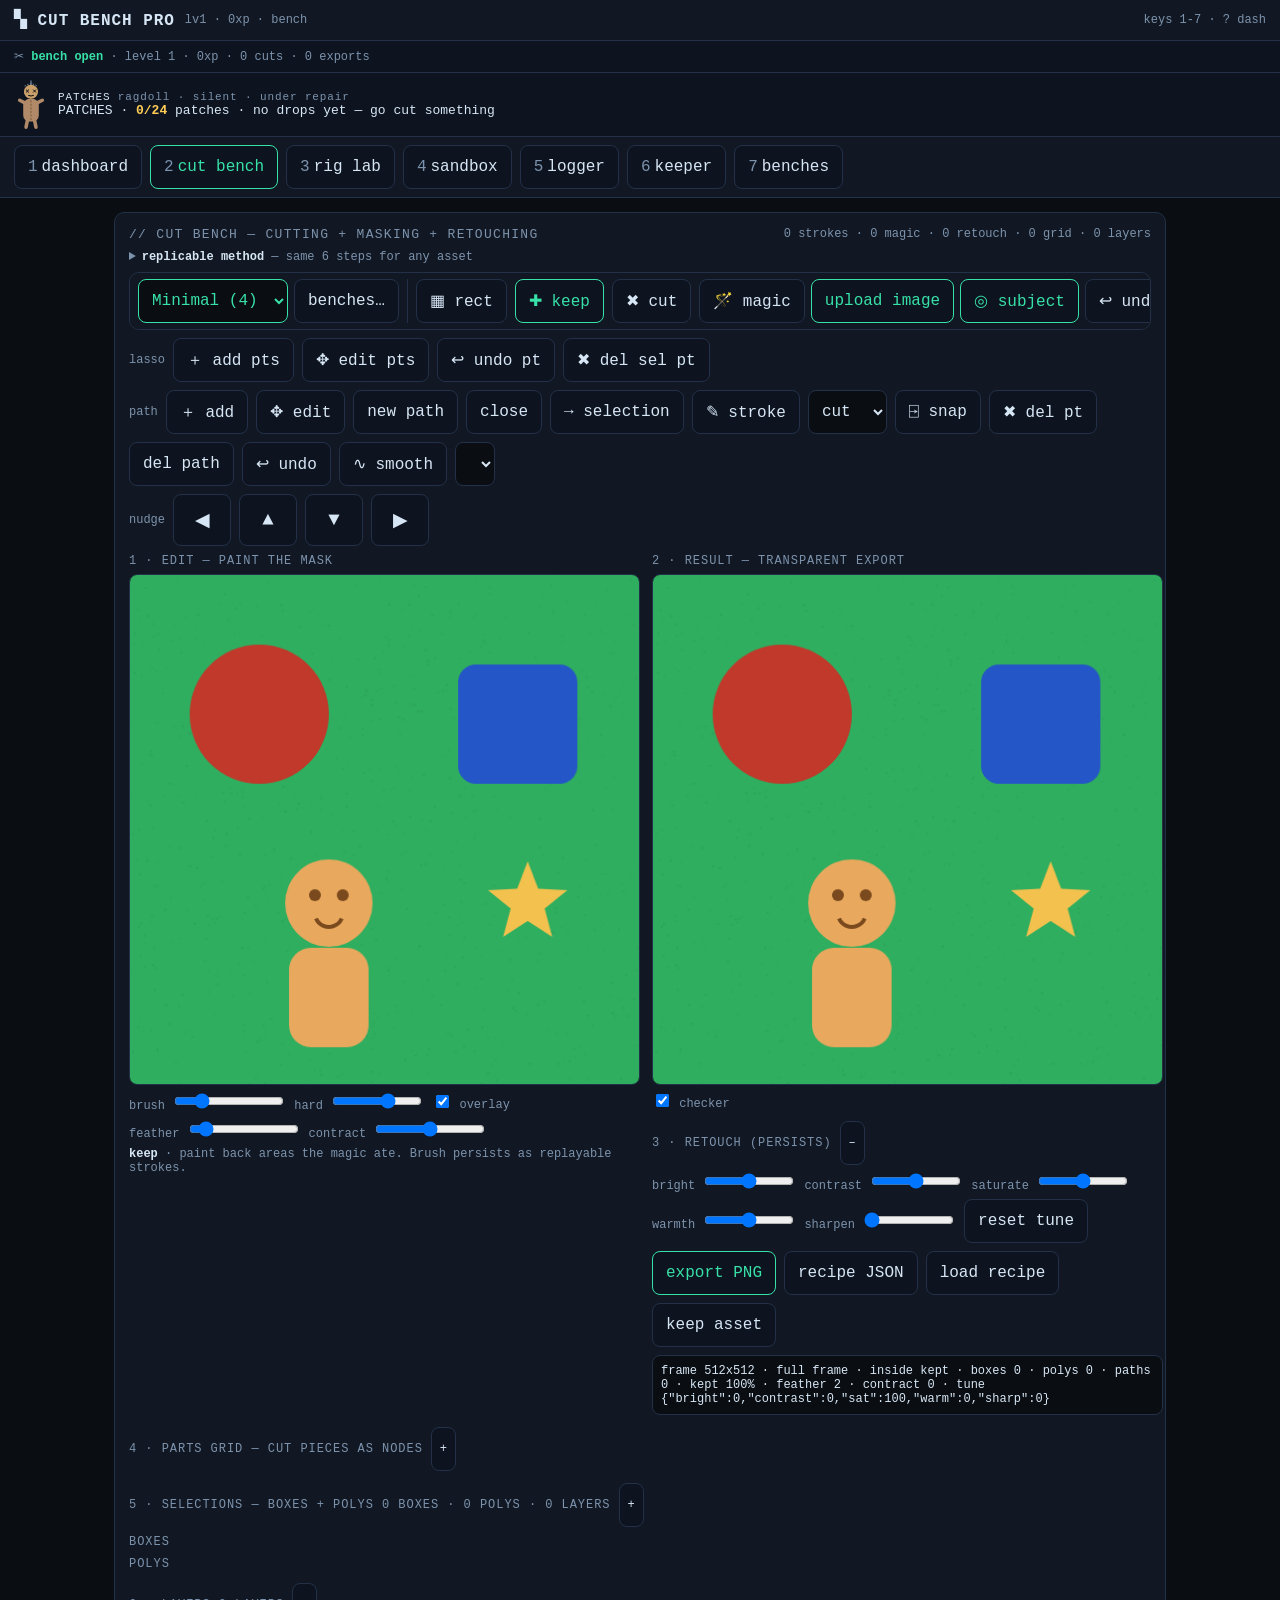
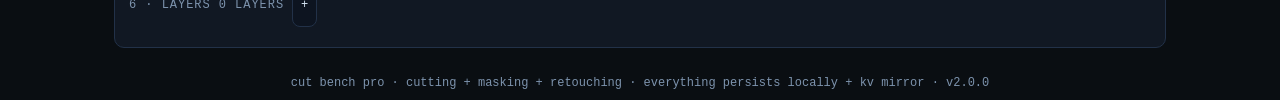
<file: index.html>
<!DOCTYPE html>
<html lang="en">
<head>
<meta charset="utf-8" />
<meta name="viewport" content="width=device-width, initial-scale=1" />
<title>Cut Bench Pro — asset cutting + masking + retouching</title>
<meta name="description" content="Cut out anything: rect crop, lasso, mask brushes, magic color key, heal + clone retouch, feather/contract edge refine. With rig lab, sandbox, keeper, logger." />
<link rel="stylesheet" href="src/gate.css" />
</head>
<body>
<header class="top">
  <span class="brand">▚ CUT BENCH PRO</span>
  <span class="meta" id="brandMetaEl">…</span>
  <span style="flex:1"></span>
  <span class="kv">keys 1-7 · ? dash</span>
</header>
<div id="gateBanner" class="locked">…</div>
<!-- PATCHES mascot bar (silent ragdoll, status + note button) -->
<div id="dollBar" aria-live="polite">
  <svg viewBox="0 0 48 72" width="34" height="51" aria-label="PATCHES the ragdoll" role="img">
    <line x1="24" y1="2" x2="24" y2="10" stroke="#7d93ad" stroke-width="1.6"/>
    <line x1="8" y1="30" x2="16" y2="34" stroke="#b08968" stroke-width="5" stroke-linecap="round"/>
    <line x1="40" y1="30" x2="32" y2="34" stroke="#b08968" stroke-width="5" stroke-linecap="round"/>
    <line x1="19" y1="58" x2="17" y2="68" stroke="#b08968" stroke-width="5" stroke-linecap="round"/>
    <line x1="29" y1="58" x2="31" y2="68" stroke="#b08968" stroke-width="5" stroke-linecap="round"/>
    <rect x="13" y="28" width="22" height="32" rx="9" fill="#b08968"/>
    <line x1="24" y1="30" x2="24" y2="58" stroke="#7a5c3e" stroke-width="1.4" stroke-dasharray="3 2"/>
    <circle cx="24" cy="18" r="10" fill="#c9a06a"/>
    <g stroke="#0a0e12" stroke-width="1.4">
      <line x1="17" y1="15" x2="21" y2="19"/><line x1="21" y1="15" x2="17" y2="19"/>
      <line x1="27" y1="15" x2="31" y2="19"/><line x1="31" y1="15" x2="27" y2="19"/>
    </g>
    <path d="M20 23 Q24 25 28 23" stroke="#0a0e12" stroke-width="1.4" fill="none"/>
    <path d="M15 10 Q24 4 33 10" stroke="#7d93ad" stroke-width="1.4" fill="none" stroke-dasharray="2 2"/>
    <g id="dollPatches"></g>
  </svg>
  <div class="who">
    <div id="dollName">PATCHES <span class="side">ragdoll · silent · under repair</span></div>
    <div id="dollStatusEl">…</div>
  </div>
  <span style="flex:1"></span>
  <button id="dollNoteBtn" class="small" hidden>see note</button>
</div>
<nav class="tabs" id="mainNav" aria-label="bench sections"></nav>

<main class="wrap">
  <!-- TAB 1 · dashboard (XP, streaks, bench curve, coaching tip) -->
<section class="panel" id="tabDash" aria-label="dashboard">
    <h2>// learning dashboard <span class="r kv">xp · streak · curve</span></h2>
    <div id="dashEl"></div>
    <div style="margin-top:12px">
      <canvas id="learnSpark" style="width:100%;height:80px;border:1px solid var(--line);border-radius:8px"></canvas>
    </div>
    <div class="kv" id="learnWeakEl" style="margin-top:8px"></div>
    <div class="kv" id="learnTipEl" style="margin-top:4px"></div>
  </section>

  <!-- TAB 2 · CUT BENCH (boots open). Subsections: toolbar → canvases → tune/export → parts grid → §5 selections → §6 layers -->
<section class="panel" id="tabCut" aria-label="cut bench" hidden>
    <h2>// cut bench — cutting + masking + retouching <span class="r kv" id="cutCountEl"></span></h2>
    <details class="kv" style="margin-bottom:8px">
      <summary><b>replicable method</b> — same 6 steps for any asset</summary>
      <div class="mono" style="margin-top:6px">1. SOURCE: upload anything, or use the sample card (green = magic-cut practice).
2. CANVAS: each canvas is a separate project (dropdown to switch, ＋ new, ⧉ duplicate, ✖ twice deletes, name it inline). Everything below persists per canvas.
3. CUT: drag ▦ rect for a new box (tap a box to select/move it, handles reshape) — boxes stack and each has its own color. Lasso around subjects — every close makes a NEW poly. ◎ subject grabs the biggest blob in one touch, ◉ blobs grabs each piece. Path ⌁ → selection adds its curve as a poly. ＋ keeps an area, － punches out. ◐/◑ flips: keep inside vs keep outside.
4. PATHS (⌁ path): ADD taps/drags anchors, EDIT moves them (big handles). Drag empty space to move the whole path. ↩ undo restores deletes/moves. ∿/┐ toggles curved (anchors bend it) vs straight; → selection copies the curve; ✎ stroke paints the curve into the mask; ⍈ snap pulls every anchor to detected edges. Nudge pad / arrow keys: 1px per tap (shift 5px on keyboard, double-tap 5px on touch). Snap row: grid overlay + snap-to-grid, magnetic pulls to detected edges (edges toggle previews them).
5. MASK: keep/cut brushes paint the alpha. Red = cut away. Every stroke replays — nothing is destructive.
6. MAGIC: click a background color to key it out. Tolerance persists; paint back details with the keep brush.
7. LAYERS: ⧉ copy→layer lifts the selection onto a new layer (base intact); ✂ cut→layer also punches the shape out of the base. Per layer: 👁, opacity, blend, x/y offset, ↑/↓ order, ✖, ↩ undo. Export PNG includes all visible layers.
8. GRID NODES + EXPORT: feather softens the edge, contract shrinks/grows it. Send cut to grid as an element / asset / piece / object — each becomes a node (size · aspect · kept% · scale with lockable proportions, tap the kind tag to re-tag, filter by kind). Edit reloads a node for further refinement. VIEW switches the result between composite / mask / base; LAYOUT reflows the panels (side / stack / edit / result); ⧉ pop opens the result in its own window. Export transparent PNG, keep as note, or save the recipe JSON.</div>
    </details>
    <!-- CONTROL RACK: minimal sticky bar. Mode buttons move here at boot; pinned tools proxy the drawer. -->
    <div id="rackBar" class="rackbar" role="toolbar" aria-label="control rack">
      <span class="row" style="gap:6px;flex:none" aria-label="workbench switcher">
        <select id="benchSelCut" aria-label="workbench" title="workbench — pick your tool set" style="max-width:150px;min-height:44px"></select>
        <button id="benchGoBtn" class="small" title="open workbench builder">benches…</button>
      </span>
      <span class="rack-sep" aria-hidden="true"></span>
      <span id="rackModes" class="row" style="gap:6px"></span>
      <span id="rackPins" class="row" style="gap:6px"></span>
      <span style="flex:1"></span>
      <span class="kv" id="benchActiveMeta" style="flex:none"></span>
      <button id="rackToolsBtn" class="small">tools ▸</button>
      <button id="rackCustomBtn" class="small" aria-label="customize ui">custom</button>
    </div>
    <div id="toolDrawer" class="tooldrawer" hidden>
      <div class="kv" style="margin:2px 0 6px">all tools live here — pin favourites to the rack from custom</div>
      <div id="toolDrawerBody"></div>
    </div>
    <div id="rackPop" class="rackpop" hidden>
      <h3>rack pins <span class="kv">— tap to add / remove</span></h3>
      <div id="rackPinGrid" class="row" style="flex-wrap:wrap;gap:6px"></div>
      <h3 style="margin-top:8px">panels</h3>
      <div id="rackPanelList" class="row" style="flex-wrap:wrap;gap:6px"></div>
      <div class="row" style="margin-top:8px"><button id="rackResetBtn" class="small">reset ui</button></div>
    </div>
    <div class="row tb-row" id="tbSource">
      <!-- source row: upload / sample card -->
<button id="cutUploadBtn" class="primary">upload image</button>
      <input type="file" id="cutFileInput" accept="image/*" hidden />
      <button id="cutSampleBtn">sample card</button>
      <span id="cutTools" class="row" role="toolbar" aria-label="cut tools"></span>
    </div>
    <div class="row tb-row" style="margin-top:8px" id="tbCanvas">
      <span class="kv">canvas</span>
      <!-- projects row: multi-canvas dropdown + new/dup/del (§14 in cut.js) -->
<select id="projSel" aria-label="project"></select>
      <input type="text" id="projNameInput" style="max-width:130px" aria-label="project name" />
      <button id="projNewBtn" class="small">＋ new</button>
      <button id="projDupBtn" class="small">⧉ dup</button>
      <button id="projDelBtn" class="small danger">✖</button>
    </div>
    <div class="row tb-row" style="margin-top:8px" id="tbHist">
      <!-- history row: mask/retouch undo, clear, full-frame, lasso, clone-source -->
<button id="cutUndoBtn" class="small">↩ undo mask</button>
      <button id="cutRetouchUndoBtn" class="small">↩ undo retouch</button>
      <button id="cutClearBtn" class="small">clear mask</button>
      <button id="cutRectFullBtn" class="small">full frame</button>
      <button id="cutLassoApplyBtn" class="small">close lasso</button>
      <button id="cutLassoClearBtn" class="small">clear lasso</button>
      <button id="cutCloneSetBtn" class="small">set clone source</button>
    </div>
    <div class="row tb-row" style="margin-top:8px" id="tbMagic">
      <label class="kv">magic <input type="color" id="cutMagicColor" value="#2fae5f" style="width:52px;min-height:44px" /></label>
      <label class="kv">tolerance <input type="range" id="cutTol" min="0" max="120" value="32" style="width:110px" /></label>
      <!-- magic color-key row: color + tolerance + apply -->
<button id="cutMagicBtn" class="small">apply to color</button>
    </div>
    <div class="row tb-row" id="tbSel" style="margin-top:8px">
      <span class="kv">selection</span>
      <label class="kv">color <input type="color" id="cutSelColor" value="#38e1a8" style="width:52px;min-height:44px" /></label>
      <select id="cutSelStyle" aria-label="selection line style">
        <option value="solid">solid</option>
        <option value="dash">dash</option>
        <option value="dots">dots</option>
        <option value="x">x-cross</option>
        <option value="ants" selected>marching ants</option>
      </select>
      <button id="cutLockBtn" class="small">🔓 unlocked</button>
      <button id="cutInverseBtn" class="small" title="flip which side of the selection is kept">◐ keep inside</button>
    </div>
    <div class="row" id="cutLassoBar" style="margin-top:8px" hidden>
      <span class="kv">lasso</span>
      <!-- lasso row: draw/edit modes, undo/del point (§9) -->
<button id="cutLassoDrawBtn" class="small">＋ add pts</button>
      <button id="cutLassoEditBtn" class="small">✥ edit pts</button>
      <button id="cutLassoUndoPtBtn" class="small">↩ undo pt</button>
      <button id="cutLassoDelPtBtn" class="small">✖ del sel pt</button>
      <span class="kv" id="cutLassoInfo"></span>
    </div>
    <div class="row" id="cutPathBar" style="margin-top:8px" hidden>
      <span class="kv">path</span>
      <!-- path row: draw/edit/new/close/use/stroke/snap/del/undo/smooth + path picker (§7) -->
<button id="cutPathDrawBtn" class="small">＋ add</button>
      <button id="cutPathEditBtn" class="small">✥ edit</button>
      <button id="cutPathNewBtn" class="small">new path</button>
      <button id="cutPathCloseBtn" class="small">close</button>
      <button id="cutPathUseBtn" class="small">→ selection</button>
      <button id="cutPathStrokeBtn" class="small">✎ stroke</button>
      <select id="cutPathStrokeMode" aria-label="stroke mode">
        <option value="cut">cut</option>
        <option value="keep">keep</option>
      </select>
      <button id="cutPathSnapBtn" class="small">⍈ snap</button>
      <button id="cutPathDelPtBtn" class="small">✖ del pt</button>
      <button id="cutPathDelBtn" class="small">del path</button>
      <button id="cutPathUndoBtn" class="small">↩ undo</button>
      <button id="cutPathSmoothBtn" class="small">∿ smooth</button>
      <select id="cutPathSel" aria-label="active path" style="max-width:150px"></select>
      <span class="kv" id="cutPathInfo"></span>
    </div>
    <div class="row" id="cutSnapBar" style="margin-top:8px">
      <span class="kv">snap</span>
      <label class="kv"><input type="checkbox" id="cutGridShowChk" /> grid</label>
      <label class="kv"><input type="checkbox" id="cutGridSnapChk" /> snap</label>
      <!-- snap row: grid overlay + snap-to-grid + magnetic + nudge pad (§6) -->
<select id="cutGridN" aria-label="grid divisions">
        <option value="8">8</option>
        <option value="12">12</option>
        <option value="16" selected>16</option>
        <option value="24">24</option>
        <option value="32">32</option>
      </select>
      <label class="kv"><input type="checkbox" id="cutEdgeSnapChk" /> magnetic</label>
      <label class="kv"><input type="checkbox" id="cutEdgeShowChk" /> edges</label>
    </div>
    <div class="row" id="cutNudgePad" style="margin-top:8px" hidden>
      <span class="kv">nudge</span>
      <button id="cutNudgeL" aria-label="nudge left">◀</button>
      <button id="cutNudgeU" aria-label="nudge up">▲</button>
      <button id="cutNudgeD" aria-label="nudge down">▼</button>
      <button id="cutNudgeR" aria-label="nudge right">▶</button>
      <span class="kv" id="cutNudgeInfo"></span>
    </div>
    <div class="row tb-row" style="margin-top:8px" id="tbAuto">
      <span class="kv">auto</span>
      <!-- auto row: ◎ subject / ◉ blobs + ⧉ copy→layer / ✂ cut→layer (§12–13) -->
<button id="subjBtn" class="small primary">◎ subject</button>
      <button id="blobsBtn" class="small">◉ blobs</button>
      <label class="kv">tol <input type="range" id="subjTol" min="8" max="80" value="36" style="width:90px" /></label>
      <button id="copyLayerBtn" class="small">⧉ copy→layer</button>
      <button id="cutLayerBtn" class="small">✂ cut→layer</button>
    </div>
    <div class="row tb-row" style="margin-top:8px" id="tbView">
      <span class="kv">view</span>
      <!-- view row: composite/mask/base + layout presets + pop-out (§14) -->
<select id="cutViewMode" aria-label="result view">
        <option value="comp">composite</option>
        <option value="mask">mask</option>
        <option value="base">base</option>
      </select>
      <span class="kv">layout</span>
      <button id="laySideBtn" class="small">side</button>
      <button id="layStackBtn" class="small">stack</button>
      <button id="layEditBtn" class="small">edit</button>
      <button id="layResultBtn" class="small">result</button>
      <span class="kv" id="cutSplitWrap">split <input type="range" id="cutSplit" min="20" max="80" value="50" style="width:90px" aria-label="edit/result split" /></span>
      <button id="cutSplitLockBtn" class="small" title="lock the split size">🔓</button>
      <button id="popBtn" class="small">⧉ result pop</button>
      <button id="popEditBtn" class="small">⧉ edit pop</button>
    </div>
    <div class="grid2" style="margin-top:8px" id="cutGrid2">
      <!-- canvases: edit (paint the mask) + result (transparent export) -->
<div id="cutColEdit">
        <h3>1 · edit — paint the mask</h3>
        <canvas id="cutEdit" style="width:100%;border:1px solid var(--line);border-radius:8px;touch-action:none"></canvas>
        <div class="row" style="margin-top:6px">
          <label class="kv">brush <input type="range" id="cutBrushSize" min="2" max="160" value="36" style="width:110px" /></label>
          <label class="kv">hard <input type="range" id="cutHard" min="0" max="100" value="65" style="width:90px" /></label>
          <label class="kv"><input type="checkbox" id="cutOverlayChk" checked /> overlay</label>
        </div>
        <div class="row" style="margin-top:6px">
          <label class="kv">feather <input type="range" id="cutFeather" min="0" max="20" value="2" style="width:110px" /></label>
          <label class="kv">contract <input type="range" id="cutContract" min="-10" max="10" value="0" style="width:110px" /></label>
        </div>
        <div class="kv" id="cutToolEl" style="margin-top:6px"></div>
      </div>
      <div id="cutColResult">
        <h3>2 · result — transparent export</h3>
        <canvas id="cutView" style="width:100%;border:1px solid var(--line);border-radius:8px"></canvas>
        <div class="row" style="margin-top:6px">
          <label class="kv"><input type="checkbox" id="cutCheckerChk" checked /> checker</label>
        </div>
        <div id="tuneWrap">
        <h3 style="margin-top:10px">3 · retouch (persists)</h3>
        <div class="row">
          <label class="kv">bright <input type="range" id="cutBri" min="-100" max="100" value="0" style="width:90px" /></label>
          <label class="kv">contrast <input type="range" id="cutCon" min="-100" max="100" value="0" style="width:90px" /></label>
          <label class="kv">saturate <input type="range" id="cutSat" min="0" max="200" value="100" style="width:90px" /></label>
        </div>
        <div class="row" style="margin-top:6px">
          <label class="kv">warmth <input type="range" id="cutWarm" min="-100" max="100" value="0" style="width:90px" /></label>
          <label class="kv">sharpen <input type="range" id="cutSharp" min="0" max="100" value="0" style="width:90px" /></label>
          <!-- tune + export row: retouch sliders, PNG/JSON recipe, keep asset -->
<button id="cutResetTuneBtn" class="small">reset tune</button>
        </div>
        </div>
        <div class="row" style="margin-top:8px">
          <button id="cutSnapBtn" class="small primary">export PNG</button>
          <button id="cutJsonBtn" class="small">recipe JSON</button>
          <button id="cutRecipeLoadBtn" class="small">load recipe</button>
          <input type="file" id="cutRecipeFileInput" accept="application/json" hidden />
          <button id="cutKeepBtn" class="small">keep asset</button>
        </div>
        <div class="log" id="cutInfoEl" style="margin-top:8px">no image yet.</div>
      </div>
    </div>
    <div style="margin-top:12px" id="partsWrap">
      <!-- parts grid: save-as element/asset/piece/object + filter + zoom (§10) -->
      <h3>4 · parts grid — cut pieces as nodes</h3>
      <div class="row">
        <button id="cutSendGridBtn" class="small primary">＋ send cut to grid</button>
        <select id="partKindSel" aria-label="save kind">
          <option value="element">element</option>
          <option value="asset">asset</option>
          <option value="piece">piece</option>
          <option value="object">object</option>
        </select>
        <select id="partFilterSel" aria-label="kind filter">
          <option value="">all kinds</option>
          <option value="element">elements</option>
          <option value="asset">assets</option>
          <option value="piece">pieces</option>
          <option value="object">objects</option>
        </select>
        <label class="kv">zoom <input type="range" id="cutGridZoom" min="72" max="240" value="128" style="width:110px" /></label>
        <button id="cutGridClearBtn" class="small danger">clear grid</button>
        <span class="kv" id="cutPartsInfo"></span>
      </div>
      <div id="cutPartsGrid" class="parts-grid" style="margin-top:8px"></div>
      <div class="kv" style="margin-top:6px">each cut becomes its own node with size · aspect · scale metadata. Scale per-node (lock keeps proportions), zoom changes the grid. “edit” reloads a node for further refinement.</div>
    </div>
    <div style="margin-top:12px" id="selWrap">
      <!-- §5 SELECTIONS panel: boxes + polys lists (§11) -->
<h3>5 · selections — boxes + polys <span class="kv" id="selCountEl"></span></h3>
      <div class="kv" style="margin-bottom:6px">tap a row to make it active (gets handles). ＋ adds to the kept area, － cuts out. New boxes/polys cycle colors.</div>
      <h3 style="margin-top:8px">boxes</h3>
      <div class="row">
        <button id="rectDelBtn" class="small">✖ del box</button>
        <button id="rectDupBtn" class="small">⧉ dup box</button>
      </div>
      <div id="rectList" style="margin-top:6px"></div>
      <h3 style="margin-top:8px">polys</h3>
      <div class="row">
        <button id="polyDelBtn" class="small">✖ del poly</button>
      </div>
      <div id="polyList" style="margin-top:6px"></div>
    </div>
    <div style="margin-top:12px" id="layerWrap">
      <!-- §6 LAYERS panel: layer stack UI (§12) -->
<h3>6 · layers <span class="kv" id="layerCountEl"></span></h3>
      <div class="row">
        <button id="layerUndoBtn" class="small">↩ undo layer</button>
        <button id="layerClearBtn" class="small danger">clear layers</button>
      </div>
      <div id="layerList" style="margin-top:6px"></div>
      <div class="kv" style="margin-top:6px">copy→layer keeps the base intact; cut→layer also punches the shape out of the base. Click a layer to make it active. Export PNG includes all visible layers.</div>
    </div>
  </section>

  <!-- TAB 3 · RIG LAB (src/rig.js: regions → dice → pivots → layers → pose) -->
<section class="panel" id="tabRig" aria-label="rig lab" hidden>
    <h2>// rig lab — act 1: 2d cutout character <span class="r kv" id="rigCountEl"></span></h2>
    <details class="kv" style="margin-bottom:8px">
      <summary><b>replicable method</b> — same 5 steps for any character image</summary>
      <div class="mono" style="margin-top:6px">1. SOURCE: front-facing character, arms slightly out, feet apart. Transparent PNG reassembles cleanest; any image works — cut one in the cut bench first for best results.
2. REGIONS: the 15 canonical sections are overlaid. Click a part, drag its box to fit (corner grip resizes, red dot drags the pivot).
3. DICE: each region is cut to its own rigid sprite. Pieces never deform — only rotate.
4. PIVOTS: put each red dot on its joint (neck, waist, shoulders, elbows, wrists, hips, knees, ankles).
5. LAYERS + POSE: ↑/↓ sets draw order back→front; sliders drive the FK bones. Presets + dance to test. Export JSON = the whole recipe.</div>
    </details>
    <div class="row">
      <button id="rigUploadBtn" class="primary">upload image</button>
      <input type="file" id="rigFileInput" accept="image/*" hidden />
      <button id="rigSampleBtn">sample hero</button>
      <button id="rigDiceBtn">◈ dice regions</button>
      <button id="rigResetBtn" class="small">reset template</button>
    </div>
    <div class="row" style="margin-top:8px">
      <span class="kv">selection</span>
      <label class="kv">color <input type="color" id="rigSelColor" value="#5ec8ff" style="width:52px;min-height:44px" /></label>
      <select id="rigSelStyle" aria-label="region line style">
        <option value="solid">solid</option>
        <option value="dash" selected>dash</option>
        <option value="dots">dots</option>
        <option value="x">x-cross</option>
        <option value="ants">marching ants</option>
      </select>
      <button id="rigLockBtn" class="small">🔓 unlocked</button>
    </div>
    <div class="grid2" style="margin-top:8px">
      <div>
        <h3>1 · regions + pivots <span class="kv" id="rigSelEl"></span></h3>
        <canvas id="rigEdit" style="width:100%;border:1px solid var(--line);border-radius:8px;touch-action:none"></canvas>
        <div class="row" style="margin-top:6px">
          <label class="kv">x <input type="number" id="rigRX" step="0.01" min="0" max="1" style="width:70px" /></label>
          <label class="kv">y <input type="number" id="rigRY" step="0.01" min="0" max="1" style="width:70px" /></label>
          <label class="kv">w <input type="number" id="rigRW" step="0.01" min="0.02" max="1" style="width:70px" /></label>
          <label class="kv">h <input type="number" id="rigRH" step="0.01" min="0.02" max="1" style="width:70px" /></label>
        </div>
        <h3 style="margin-top:10px">2 · layers (back → front)</h3>
        <div id="rigPartsEl"></div>
      </div>
      <div>
        <h3>3 · pose → reassembled rigid body</h3>
        <canvas id="rigView" style="width:100%;border:1px solid var(--line);border-radius:8px"></canvas>
        <div class="row" style="margin-top:6px">
          <button id="rigPoseBindBtn" class="small">bind</button>
          <button id="rigPoseWaveBtn" class="small">wave</button>
          <button id="rigPoseWalkBtn" class="small">walk</button>
          <button id="rigPoseBowBtn" class="small">bow</button>
          <label class="kv"><input type="checkbox" id="rigDanceChk" /> dance</label>
        </div>
        <div class="row" style="margin-top:6px">
          <label class="kv">body x <input type="range" id="rigRootX" min="-120" max="120" value="0" style="width:90px" /></label>
          <label class="kv">y <input type="range" id="rigRootY" min="-120" max="120" value="0" style="width:90px" /></label>
          <label class="kv">tilt <input type="range" id="rigRootR" min="-45" max="45" value="0" style="width:90px" /></label>
        </div>
        <div id="rigPoseEl" style="margin-top:8px;max-height:300px;overflow:auto"></div>
        <div class="row" style="margin-top:8px">
          <button id="rigSnapBtn" class="small">snapshot PNG</button>
          <button id="rigJsonBtn" class="small">export JSON</button>
          <button id="rigKeepBtn" class="small">keep rig</button>
          <button id="rigTestBtn" class="small primary">self-test in sandbox</button>
        </div>
        <div class="log" id="rigTestOut" style="margin-top:8px">rig not yet tested.</div>
      </div>
    </div>
  </section>

  <!-- TAB 4 · SANDBOX tester (src/sandbox.js, isolated runs) -->
<section class="panel" id="tabBox" aria-label="sandbox tester" hidden>
    <h2>// sandbox tester <span class="r kv" id="sandboxGateEl"></span></h2>
    <div class="row">
      <select id="sandboxExEl" aria-label="example">
        <option value="hello">example: hello</option>
        <option value="fib">example: fib + assert</option>
        <option value="gate">example: return 42</option>
      </select>
      <button id="sandboxRunBtn" class="primary">▶ run</button>
      <button id="sandboxTestBtn">run + tests</button>
      <button id="sandboxClearBtn" class="small">clear</button>
    </div>
    <div class="row" style="margin-top:8px">
      <textarea id="sandboxCode" rows="8" spellcheck="false" aria-label="sandbox code"></textarea>
    </div>
    <div class="log" id="sandboxOut" style="margin-top:8px">ready.</div>
    <div class="kv" style="margin-top:4px">runs isolated in a script-only iframe (no DOM access) · 3s timeout · tests: returns 42 · no ERROR lines · logged something</div>
  </section>

  <!-- TAB 5 · INFO LOGGER (src/logger.js, filterable event stream) -->
<section class="panel" id="tabLog" aria-label="info logger" hidden>
    <h2>// info logger <span class="r kv" id="logCountEl">0</span></h2>
    <div class="toolbar row">
      <select id="logKindEl" aria-label="kind filter"></select>
      <input type="text" id="logSearchInput" placeholder="search kind + message" style="flex:1;min-width:140px" aria-label="log search" />
      <button id="logPauseBtn" class="small">pause</button>
    </div>
    <div class="row" style="margin-top:8px">
      <label class="kv"><input type="checkbox" id="logScrollChk" checked /> autoscroll</label>
      <span style="flex:1"></span>
      <button id="logExportBtn" class="small">export JSON</button>
      <button id="logCsvBtn" class="small">export CSV</button>
      <button id="logClearBtn" class="small danger">clear</button>
    </div>
    <div id="logList" class="log" style="margin-top:8px;max-height:360px" aria-live="polite"></div>
  </section>

  <!-- TAB 6 · DATA KEEPER (src/keeper.js, tagged notes + pins) -->
<section class="panel" id="tabKeep" aria-label="data keeper" hidden>
    <h2>// data keeper <span class="r kv" id="keeperCountEl"></span></h2>
    <input type="hidden" id="keeperIdInput" />
    <div class="row">
      <input type="text" id="keeperTitleInput" placeholder="title" style="flex:1;min-width:140px" aria-label="note title" />
    </div>
    <div class="row" style="margin-top:8px">
      <textarea id="keeperBodyInput" rows="3" placeholder="body — facts, links, ideas…" aria-label="note body"></textarea>
    </div>
    <div class="row" style="margin-top:8px">
      <input type="text" id="keeperTagsInput" placeholder="tags, comma separated" style="flex:1;min-width:140px" aria-label="note tags" />
      <button id="keeperSaveBtn" class="primary">keep it</button>
      <button id="keeperClearBtn" class="small">clear</button>
    </div>
    <div class="row" style="margin-top:8px">
      <select id="keeperTagEl" aria-label="tag filter"></select>
      <input type="text" id="keeperSearchInput" placeholder="search notes…" style="flex:1;min-width:140px" aria-label="keeper search" />
      <button id="keeperExportBtn" class="small">export</button>
      <button id="keeperImportBtn" class="small">import</button>
      <input type="file" id="keeperFileInput" accept="application/json" hidden />
    </div>
    <div id="keeperList"></div>
  </section>

  <!-- TAB 7 · WORKBENCHES (src/bench.js: named tool presets that drive the cut bench) -->
<section class="panel" id="tabBench" aria-label="workbenches" hidden>
    <h2>// workbenches — your tool sets <span class="r kv" id="benchCountEl"></span></h2>
    <div class="kv" style="margin-bottom:8px">a workbench is a named tool set for the cut bench: pick <b>modes</b> (paint tools), <b>quick</b> actions for the rack bar, <b>sections</b> for the tools drawer, <b>panels</b> below the canvases, and a layout. The cut bench turns minimalist by showing only the active bench. Start from Minimal, duplicate it, add tools, press <b>use</b>.</div>
    <div class="row">
      <button id="benchNewBtn" class="small primary">＋ new bench</button>
      <button id="benchDupBtn" class="small">⧉ duplicate</button>
      <button id="benchDelBtn" class="small danger">✖ delete</button>
      <span style="flex:1"></span>
      <button id="benchResetBtn" class="small">reset presets</button>
    </div>
    <h3 style="margin-top:10px">benches</h3>
    <div id="benchList"></div>
    <div id="benchEditor" style="margin-top:12px">
      <h3>edit bench — <span class="kv" id="benchEditMeta"></span></h3>
      <div class="row">
        <input type="text" id="benchNameInput" placeholder="bench name" style="flex:1;min-width:140px" aria-label="bench name" maxlength="40" />
        <label class="kv">layout <select id="benchLayoutSel" aria-label="bench layout"><option value="side">side</option><option value="stack">stack</option><option value="edit">edit</option><option value="result">result</option></select></label>
        <label class="kv"><input type="checkbox" id="benchDrawerChk" /> tools open</label>
        <button id="benchUseBtn" class="small primary">use this bench</button>
      </div>
      <h3 style="margin-top:10px">modes — paint tools on the rack</h3>
      <div id="benchModesGrid" class="row" style="gap:6px"></div>
      <h3 style="margin-top:10px">quick — action buttons on the rack</h3>
      <div class="kv" style="margin-bottom:4px">tap to add / remove. Only real cut-bench buttons are listed.</div>
      <div id="benchActionsGrid" class="row" style="gap:6px"></div>
      <h3 style="margin-top:10px">sections — rows inside the tools drawer</h3>
      <div id="benchModulesGrid" class="row" style="gap:6px"></div>
      <h3 style="margin-top:10px">panels — blocks below the canvases</h3>
      <div id="benchPanelsGrid" class="row" style="gap:6px"></div>
    </div>
  </section>
</main>

<footer class="help">cut bench pro · cutting + masking + retouching · everything persists locally + kv mirror · v2.0.0</footer>

<script src="src/core.js?v=227"></script>
<script src="src/logger.js?v=227"></script>
<script src="src/select.js?v=227"></script>
<script src="src/cut.js?v=227"></script>
<script src="src/sandbox.js?v=227"></script>
<script src="src/keeper.js?v=227"></script>
<script src="src/learn.js?v=227"></script>
<script src="src/app.js?v=227"></script>
<script src="src/persona.js?v=227"></script>
<script src="src/rig.js?v=227"></script>
<script src="src/rack.js?v=227"></script>
<script src="src/bench.js?v=227"></script>

</body>
</html>
</file>
<file: src/gate.css>
/* Gate One Pro theme — dark lab, touch-first, one file. */
/* control rack — minimal sticky bar + drawer + modules (src/rack.js) */
.rackbar{position:sticky;top:0;z-index:30;display:flex;align-items:center;gap:6px;background:var(--panel);border:1px solid var(--line);border-radius:10px;padding:6px 8px;overflow-x:auto;margin-top:8px}
.rackbar .row{flex-wrap:nowrap;margin:0}
.rackbar button{white-space:nowrap}
.rack-sep{width:1px;align-self:stretch;background:var(--line);margin:0 2px;flex:none}
#benchSelCut{background:var(--bg);border:1px solid var(--acc);color:var(--acc);border-radius:8px;min-height:44px;font:inherit}
#benchActiveMeta{white-space:nowrap}
/* workbench builder (src/bench.js) */
#tabBench h3{margin:10px 0 6px;font-size:12px;letter-spacing:.08em;color:var(--dim);text-transform:uppercase;font-weight:400}
#tabBench h3:first-child{margin-top:0}
#tabBench button.on{outline:2px solid var(--acc)}
#benchModesGrid button.on{border-color:var(--acc);color:var(--acc)}
/* cut bench view row: active layout + split slider */
#tbView button.active{border-color:var(--acc);color:var(--acc)}
#cutSplit{accent-color:var(--acc)}
#cutSplit:disabled{opacity:.35}
#cutSplitWrap{white-space:nowrap}
.tooldrawer{border:1px solid var(--line);border-radius:10px;padding:4px 10px 10px;margin-top:8px;background:#0d131b}
.mod{border-top:1px dashed var(--line);padding-top:6px;margin-top:6px}
.mod:first-child{border-top:none;margin-top:0}
.mod-head{font-size:11px;color:var(--dim);text-transform:uppercase;letter-spacing:.08em;margin-bottom:4px}
.rackpop{border:1px solid var(--line);border-radius:10px;padding:8px 10px;margin-top:8px;background:#0d131b}
.rackpop button.on{outline:2px solid var(--acc)}
.collapse-btn{margin-left:8px;padding:0 8px}
.wrap-off > :not(h3){display:none !important}
* { box-sizing: border-box; }
:root { --bg:#0a0e12; --panel:#111823; --line:#223148; --ink:#d7e6f5; --dim:#7d93ad; --acc:#38e1a8; --warn:#ffcc55; --bad:#ff6b6b; --cyan:#5ec8ff; }
body { background:var(--bg); color:var(--ink); font-family:ui-monospace,Menlo,Consolas,monospace; text-align:left; margin:0; min-height:100vh; }
a { color:var(--cyan); }
header.top { display:flex; gap:10px; align-items:center; flex-wrap:wrap; padding:10px 14px; border-bottom:1px solid var(--line); background:var(--panel); position:sticky; top:0; z-index:5; }
header.top .brand { font-weight:700; letter-spacing:.06em; }
header.top .meta { color:var(--dim); font-size:12px; }
#gateBanner { padding:8px 14px; border-bottom:1px solid var(--line); background:#0d1420; font-size:12px; color:var(--dim); }
#gateBanner b { color:var(--acc); }
#gateBanner.locked b { color:var(--warn); }
nav.tabs { display:flex; gap:8px; flex-wrap:wrap; padding:8px 14px; border-bottom:1px solid var(--line); background:var(--panel); position:sticky; top:53px; z-index:4; }
nav.tabs button.active { border-color:var(--acc); color:var(--acc); }
nav.tabs button .n { color:var(--dim); margin-right:4px; font-weight:400; }
.wrap { max-width:1080px; margin:0 auto; padding:14px; display:grid; gap:14px; }
.wrap > * { min-width:0; }
.panel { background:var(--panel); border:1px solid var(--line); border-radius:10px; padding:14px; min-width:0; }
.panel h2 { margin:0 0 8px; font-size:13px; letter-spacing:.1em; color:var(--dim); text-transform:uppercase; font-weight:400; }
.panel h2 .r { float:right; text-transform:none; letter-spacing:0; }
.row { display:flex; gap:8px; flex-wrap:wrap; align-items:center; }
.kv { font-size:12px; color:var(--dim); }
.kv b { color:var(--ink); }
input[type=text], textarea, select { background:var(--bg); border:1px solid var(--line); color:var(--ink); border-radius:8px; padding:9px; font:inherit; min-height:44px; }
textarea { width:100%; }
button { background:#0d1420; border:1px solid var(--line); color:var(--ink); border-radius:8px; padding:8px 13px; font:inherit; cursor:pointer; min-height:44px; }
button:hover { border-color:var(--acc); }
button.primary { border-color:var(--acc); color:var(--acc); }
button.danger { border-color:#5a2b2b; color:var(--bad); }
button:disabled { opacity:.45; cursor:default; }
.log { background:var(--bg); border:1px solid var(--line); border-radius:8px; padding:8px; max-height:300px; overflow:auto; white-space:pre-wrap; font-size:12px; }
.grid2 { display:grid; grid-template-columns:1fr 1fr; gap:12px; }
.grid2 > * { min-width:0; }
#tabRig canvas, #tabCut canvas { max-width:100%; }
@media (max-width:860px) { .grid2 { grid-template-columns:1fr; } nav.tabs { top:0; } }
#typeTarget { font-size:19px; line-height:1.9; background:var(--bg); border:1px solid var(--line); border-radius:8px; padding:14px; }
#typeTarget .ok { color:var(--acc); }
#typeTarget .bad { color:var(--bad); background:rgba(255,107,107,.12); border-radius:3px; }
#typeTarget .cur { border-left:3px solid var(--cyan); padding-left:1px; animation:blink 1s steps(2) infinite; }
@keyframes blink { 50% { border-color:transparent; } }
.stat { border:1px solid var(--line); border-radius:8px; padding:10px; text-align:center; }
.stat .v { font-size:22px; font-weight:700; }
.stat .l { font-size:11px; color:var(--dim); }
.xpbar { height:10px; background:var(--bg); border:1px solid var(--line); border-radius:99px; overflow:hidden; }
.xpbar i { display:block; height:100%; background:var(--acc); }
.tag { display:inline-block; border:1px solid var(--line); border-radius:99px; padding:2px 9px; font-size:11px; color:var(--dim); margin:0 4px 4px 0; }
.tag button { border:0; padding:0 0 0 6px; min-height:0; color:var(--bad); background:none; }
.note { border:1px solid var(--line); border-radius:8px; padding:10px; margin-top:8px; }
.note.pinned { border-color:var(--warn); }
.note h4 { margin:0 0 4px; font-size:14px; }
.note .body { white-space:pre-wrap; font-size:13px; }
.pill { display:inline-block; padding:2px 9px; border-radius:99px; border:1px solid var(--line); font-size:11px; }
.pill.info { color:var(--cyan); border-color:var(--cyan); }
.pill.warn { color:var(--warn); border-color:var(--warn); }
.pill.error, .pill.fail { color:var(--bad); border-color:var(--bad); }
.pill.pass, .pill.ok { color:var(--acc); border-color:var(--acc); }
.mono { font-size:12px; color:var(--dim); word-break:break-word; }
#sandboxOut { min-height:120px; }
iframe.sandboxFrame { width:1px; height:1px; border:0; position:absolute; left:-9999px; }
footer.help { padding:14px; color:var(--dim); font-size:12px; text-align:center; }
/* persona — Dr. Keystroke's bench */
#personaBar { display:flex; gap:10px; align-items:center; padding:8px 14px; border-bottom:1px solid var(--line); background:#0d1420; }
#personaAvatar { background:none; border:2px solid var(--dim); border-radius:50%; padding:2px; min-height:0; min-width:0; cursor:pointer; line-height:0; }
#personaBar[data-mood="excited"] #personaAvatar { border-color:var(--acc); }
#personaBar[data-mood="manic"] #personaAvatar { border-color:var(--warn); }
#personaBar[data-mood="sad"] #personaAvatar { border-color:var(--bad); }
#personaBar.fresh #personaAvatar { animation:pop .6s ease; }
@keyframes pop { 30% { transform:scale(1.15) rotate(-6deg); } }
#personaBar .who { min-width:0; }
#personaName { background:none; border:0; padding:0; min-height:0; color:var(--ink); font-size:11px; letter-spacing:.08em; cursor:pointer; }
#personaName .side { color:var(--dim); font-weight:400; }
#personaLine { font-size:13px; color:var(--ink); }
#personaBar[data-mood="excited"] #personaLine { color:var(--acc); }
#personaBar[data-mood="manic"] #personaLine { color:var(--warn); }
#personaBar[data-mood="sad"] #personaLine { color:var(--bad); }
#personaBar.muted #personaLine { color:var(--dim); font-style:italic; }
/* PATCHES the ragdoll — hangs still, says nothing */
#dollBar { display:flex; gap:10px; align-items:center; padding:6px 14px; border-bottom:1px solid var(--line); background:#0d1420; }
#dollBar svg { flex:none; }
#dollBar .who { min-width:0; }
#dollName { font-size:11px; letter-spacing:.08em; }
#dollName .side { color:var(--dim); font-weight:400; }
#dollStatusEl { font-size:13px; }
#dollStatusEl b { color:var(--warn); }
/* rig lab + cut bench */
#tabRig h3, #tabCut h3 { margin:0 0 6px; font-size:12px; letter-spacing:.08em; color:var(--dim); text-transform:uppercase; font-weight:400; }
#tabRig canvas, #tabCut canvas { background:#05080c; display:block; }
input[type=number] { background:var(--bg); border:1px solid var(--line); color:var(--ink); border-radius:8px; padding:8px 6px; font:inherit; min-height:44px; }
#rigPoseEl input[type=range] { accent-color:var(--acc); }
#cutTools button.active { border-color:var(--acc); color:var(--acc); }
#cutEdit { cursor:crosshair; }
input[type=color] { background:var(--bg); border:1px solid var(--line); border-radius:8px; padding:2px; }
/* cut bench — lasso/path modes + parts grid (touch-first) */
#cutLassoBar button.active, #cutPathBar button.active { border-color:var(--warn); color:var(--warn); }
#cutNudgePad button { font-size:19px; min-width:58px; min-height:52px; }
.parts-grid { display:grid; grid-template-columns:repeat(auto-fill, minmax(170px, 1fr)); gap:10px; }
.part-card { border:1px solid var(--line); border-radius:10px; padding:8px; background:#0d1420; display:flex; flex-direction:column; gap:6px; min-width:0; }
.part-card img { width:100%; border-radius:6px; background:repeating-conic-gradient(#141c26 0 25%, #0a0f16 0 50%) 0 0/16px 16px; object-fit:contain; display:block; }
.part-card .pname { width:100%; min-height:44px; }
.part-card .pmeta { font-size:11px; color:var(--dim); line-height:1.5; word-break:break-word; }
.part-card .prow { display:flex; gap:6px; flex-wrap:wrap; align-items:center; }
.part-card input[type=range] { width:100%; accent-color:var(--acc); }
.part-card .pscale { font-size:11px; color:var(--dim); }
.kind-tag { display:inline-block; border:1px solid var(--acc); color:var(--acc); border-radius:99px; padding:1px 8px; font-size:10px; margin-left:6px; }
/* cut bench — selections + layers lists */
.sel-row { display:flex; gap:6px; flex-wrap:wrap; align-items:center; border:1px solid var(--line); border-radius:8px; padding:6px 8px; margin-top:6px; background:#0d1420; }
.sel-row.active { border-color:var(--warn); }
.sel-row .dot { width:18px; height:18px; border-radius:50%; flex:none; border:2px solid #0a0e12; }
.sel-row input[type=color] { width:44px; min-height:40px; }
.sel-row input[type=number] { width:64px; min-height:40px; }
.sel-row .nm { font-size:12px; min-width:90px; }
.layer-card { border:1px solid var(--line); border-radius:10px; padding:8px; background:#0d1420; margin-top:8px; }
.layer-card.active { border-color:var(--acc); }
.layer-card .lrow { display:flex; gap:6px; flex-wrap:wrap; align-items:center; }
.layer-card img.lthumb { width:64px; height:64px; border-radius:6px; object-fit:contain; background:repeating-conic-gradient(#141c26 0 25%, #0a0f16 0 50%) 0 0/16px 16px; }
.layer-card input[type=range] { width:100px; accent-color:var(--acc); }
.layer-card input[type=number] { width:64px; min-height:40px; }
.layer-card input[type=text] { max-width:130px; min-height:40px; }
/* cut bench — layout presets */
#tabCut.lay-stack #cutGrid2 { grid-template-columns:1fr; }
#tabCut.lay-edit #cutColResult { display:none; }
#tabCut.lay-edit #cutGrid2 { grid-template-columns:1fr; }
#tabCut.lay-result #cutColEdit { display:none; }
#tabCut.lay-result #cutGrid2 { grid-template-columns:1fr; }
</file>
